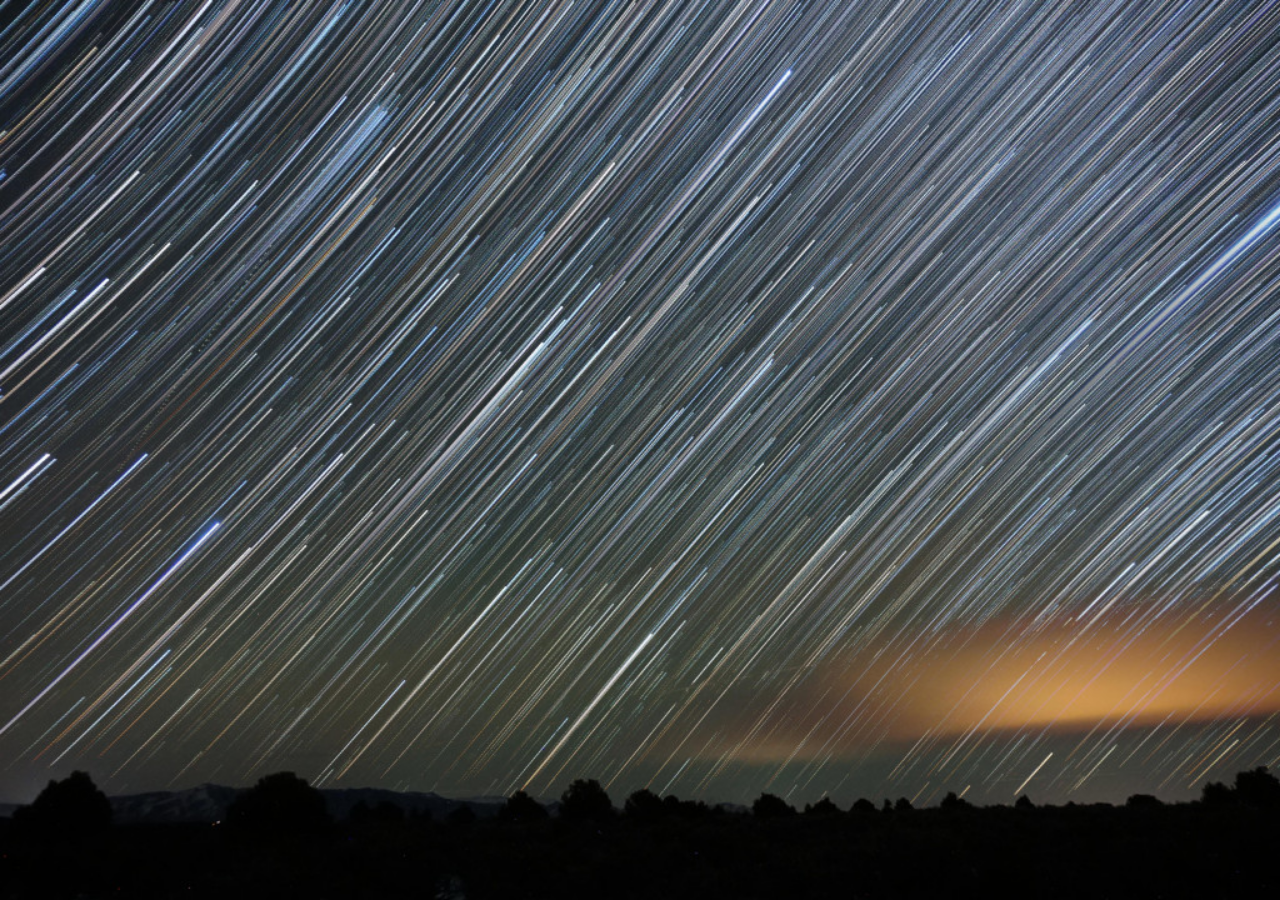
<file: test.html>
<!DOCTYPE html>
<html lang="en">
<head>
  <meta charset="UTF-8" />
  <style>
    body, html {
      margin: 0;
      height: 100%;
      background: #000;
      overflow: hidden;
    }

    @keyframes rotate {
      from { transform: rotate(0deg); }
      to { transform: rotate(-360deg); }
    }

    .stars {
      position: absolute;
      width: 100vw;
      height: 100vh;
      background-image: url('assets/images/starfield.jpg');
      background-size: cover;
      background-position: center;
      animation: rotate 30s linear infinite;
      transform-origin: center;
    }
  </style>
</head>
<body>
  <div class="stars"></div>
</body>
</html>
</file>
